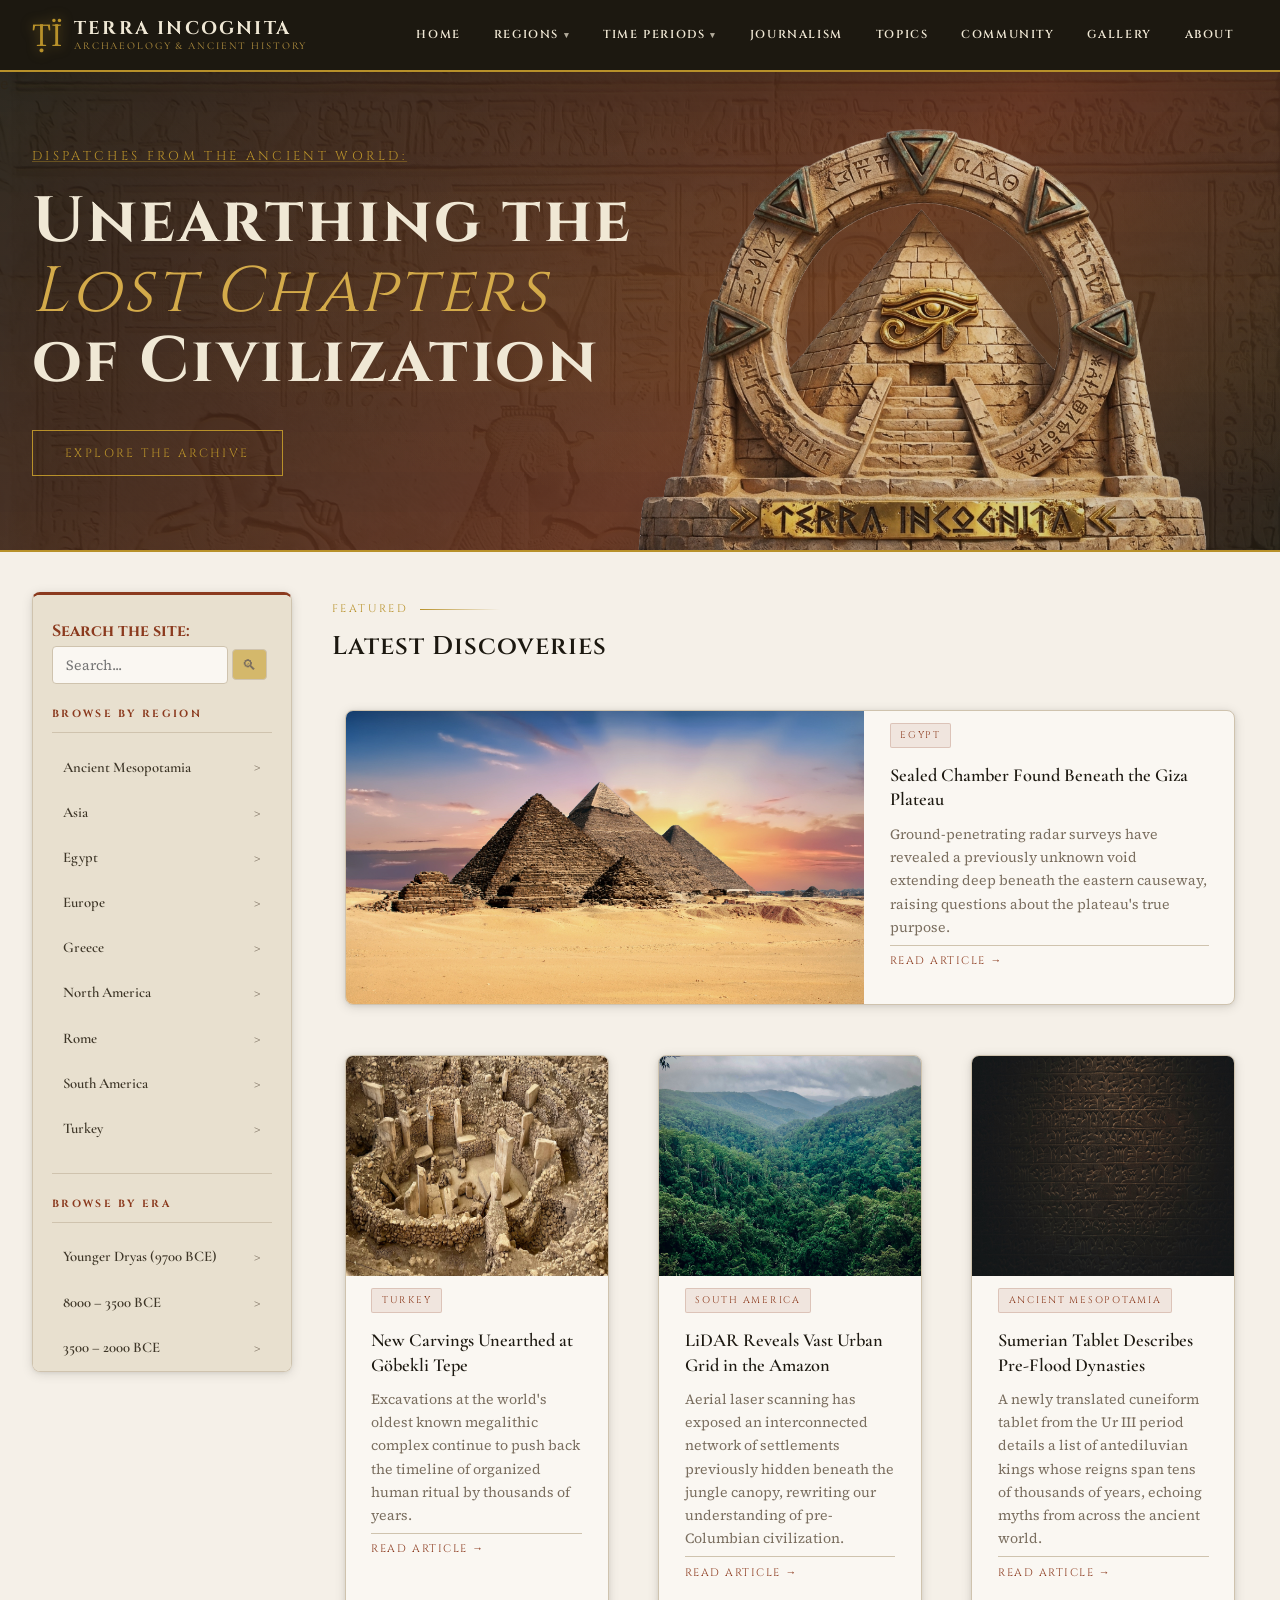
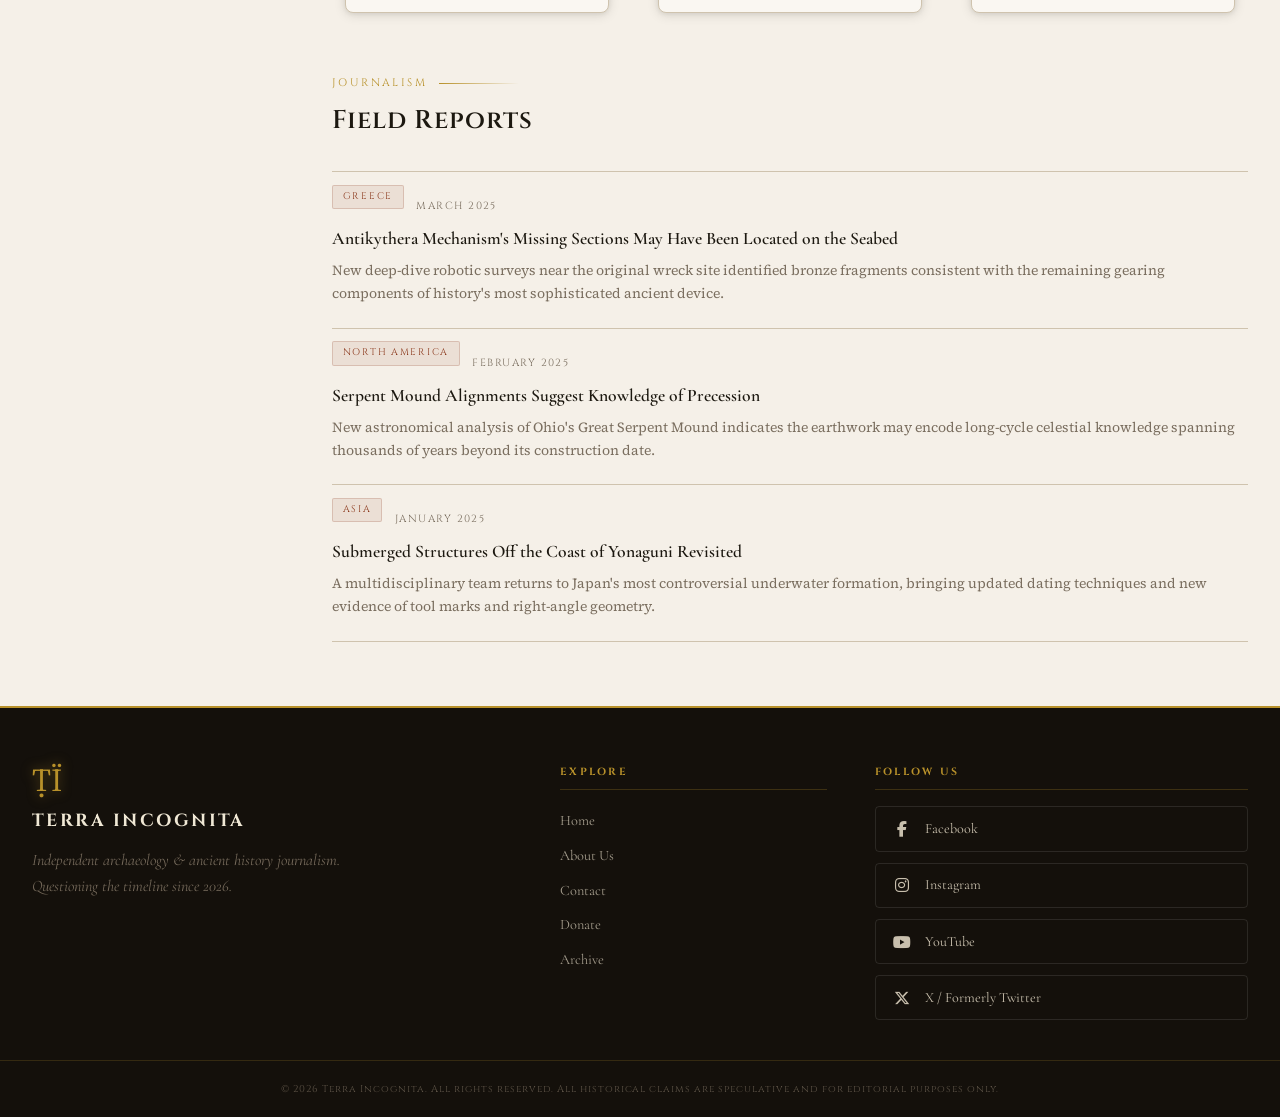
<file: index.html>
<!DOCTYPE html>
<html lang="en"></html>
<head>
  <meta charset="UTF-8" />
  <meta name="viewport" content="width=device-width, initial-scale=1.0" />
  <meta name="description" content="Terra Incognita is an interactive research platform dedicated to archaeology and ancient history. We explore the mysteries of the past, speculate about pre-flood civilizations, question established timelines, and share groundbreaking discoveries from around the world." />
  <meta name="keywords" content="archaeology, ancient history, discoveries, ancient civilizations" />
  <title>Terra Incognita — Archaeology & Ancient History</title>
  <link rel="stylesheet" href="css/styles.css" />
  <!-- Google Fonts -->
  <link rel="preconnect" href="https://fonts.googleapis.com">
  <link rel="preconnect" href="https://fonts.gstatic.com" crossorigin>
  <link href="https://fonts.googleapis.com/css2?family=Cormorant+Garamond:ital,wght@0,300;0,400;0,600;0,700;1,300;1,400&family=Cinzel:wght@400;600;700&family=Source+Serif+4:ital,wght@0,300;0,400;1,300&display=swap" rel="stylesheet">
  <!-- Font Awesome for social icons -->
  <link rel="stylesheet" href="https://cdnjs.cloudflare.com/ajax/libs/font-awesome/6.5.0/css/all.min.css" />
</head>
<body>

  <!-- ===== HEADER / NAV ===== -->
  <header class="site-header">
    <div class="header-inner">
      <div class="logo">
        <span class="logo-symbol">&#7788;&#207;</span>
        <div class="logo-text">
          <span class="logo-title">Terra Incognita</span>
          <span class="logo-sub">Archaeology &amp; Ancient History</span>
        </div>
      </div>

      <nav class="main-nav">
        <ul class="nav-list">

          <li class="nav-item"><a href="#" class="nav-link">Home</a></li>

          <!-- REGIONS DROPDOWN -->
          <li class="nav-item has-dropdown">
            <a href="#" class="nav-link dropdown-toggle">
              Regions <span class="caret">&#9662;</span>
            </a>
            <ul class="dropdown-menu">
              <li><a href="#">Ancient Mesopotamia</a></li>
              <li><a href="#">Asia</a></li>
              <li><a href="#">Egypt</a></li>
              <li><a href="#">Europe</a></li>
              <li><a href="#">Greece</a></li>
              <li><a href="#">North America</a></li>
              <li><a href="#">Rome</a></li>
              <li><a href="#">South America</a></li>
              <li><a href="#">Turkey</a></li>
            </ul>
          </li>

          <!-- TIME PERIODS DROPDOWN -->
          <li class="nav-item has-dropdown">
            <a href="#" class="nav-link dropdown-toggle">
              Time Periods <span class="caret">&#9662;</span>
            </a>
            <ul class="dropdown-menu">
              <li><a href="#">Younger Dryas (9700 BCE)</a></li>
              <li><a href="#">8000 – 3500 BCE</a></li>
              <li><a href="#">3500 – 2000 BCE</a></li>
              <li><a href="#">2000 – 500 BCE</a></li>
              <li><a href="#">500 BCE – 0 CE</a></li>
              <li><a href="#">0 CE – 500 CE</a></li>
              <li><a href="#">500 CE – 1500 CE</a></li>
            </ul>
          </li>

          <li class="nav-item"><a href="#" class="nav-link">Journalism</a></li>
          <li class="nav-item"><a href="indexTopics.html" class="nav-link">Topics</a></li>
          <li class="nav-item"><a href="#" class="nav-link">Community</a></li>
          <li class="nav-item"><a href="indexArchive.html" class="nav-link">Gallery</a></li>
          <li class="nav-item"><a href="indexAbout.html" class="nav-link">About</a></li>

        </ul>
      </nav>

      <!-- Hamburger for mobile -->
      <button class="hamburger" id="hamburger" aria-label="Open menu">
        <span></span><span></span><span></span>
      </button>
    </div>e
  </header>

  <!-- ===== HERO BANNER ===== -->
  <section class="hero">
    <div class="hero-content">
      <p class="hero-eyebrow">Dispatches from the Ancient World:</p>
      <h1 class="hero-headline">Unearthing the<br><em>Lost Chapters</em><br>of Civilization</h1>
      <a href="indexArchive.html" class="hero-cta">Explore the Archive</a>
    </div>
    <div class="hero-img1-wrap">
      <img src="images/bambuk-egypt-2230584.jpg" alt="Ancient hieroglyphs" class="hero-img1">
    </div>
    <div class="hero-img2-wrap">
      <img src="images/Ti_logo3.png" alt="Terra Incognita Logo" class="hero-img2">
    </div>
    <div class="hero-overlay"></div>
  </section>

  <!-- ===== MAIN LAYOUT ===== -->
  <div class="page-wrapper">

    <!-- ===== SIDEBAR ===== -->
    <aside class="sidebar">
      <div class="sidebar-inner">

        <form id="searchForm" class="sidebar-search" role="search" aria-label="Site search">
          <label for="searchBox" style="font-family: var(--font-display); color: var(--color-accent); font-weight: bold;">Search the site:</label>
          <input type="search" id="searchBox" name="q" placeholder="Search..." aria-label="Search the site">
          <button type="submit" id="searchBox-btn">&#x1F50D;&#xFE0E;</button>
        </form>
        <div id="results" class="sidebar-results"></div>

        <h3 class="sidebar-heading">Browse by Region</h3>

        <!-- Region: Ancient Mesopotamia -->
        <details class="sidebar-section">
          <summary class="sidebar-region">Ancient Mesopotamia</summary>
          <ul class="sidebar-nested">
            <li><a href="#">— Sub-topic 1</a></li>
            <li><a href="#">— Sub-topic 2</a></li>
            <li><a href="#">— Sub-topic 3</a></li>
          </ul>
        </details>

        <!-- Region: Asia -->
        <details class="sidebar-section">
          <summary class="sidebar-region">Asia</summary>
          <ul class="sidebar-nested">
            <li><a href="#">— Sub-topic 1</a></li>
            <li><a href="#">— Sub-topic 2</a></li>
            <li><a href="#">— Sub-topic 3</a></li>
          </ul>
        </details>

        <!-- Region: Egypt -->
        <details class="sidebar-section">
          <summary class="sidebar-region">Egypt</summary>
          <ul class="sidebar-nested">
            <li><a href="#">— Sub-topic 1</a></li>
            <li><a href="#">— Sub-topic 2</a></li>
            <li><a href="#">— Sub-topic 3</a></li>
          </ul>
        </details>

        <!-- Region: Europe -->
        <details class="sidebar-section">
          <summary class="sidebar-region">Europe</summary>
          <ul class="sidebar-nested">
            <li><a href="#">— Sub-topic 1</a></li>
            <li><a href="#">— Sub-topic 2</a></li>
            <li><a href="#">— Sub-topic 3</a></li>
          </ul>
        </details>

        <!-- Region: Greece -->
        <details class="sidebar-section">
          <summary class="sidebar-region">Greece</summary>
          <ul class="sidebar-nested">
            <li><a href="#">— Sub-topic 1</a></li>
            <li><a href="#">— Sub-topic 2</a></li>
            <li><a href="#">— Sub-topic 3</a></li>
          </ul>
        </details>

        <!-- Region: North America -->
        <details class="sidebar-section">
          <summary class="sidebar-region">North America</summary>
          <ul class="sidebar-nested">
            <li><a href="#">— Sub-topic 1</a></li>
            <li><a href="#">— Sub-topic 2</a></li>
            <li><a href="#">— Sub-topic 3</a></li>
          </ul>
        </details>

        <!-- Region: Rome -->
        <details class="sidebar-section">
          <summary class="sidebar-region">Rome</summary>
          <ul class="sidebar-nested">
            <li><a href="#">— Sub-topic 1</a></li>
            <li><a href="#">— Sub-topic 2</a></li>
            <li><a href="#">— Sub-topic 3</a></li>
          </ul>
        </details>

        <!-- Region: South America -->
        <details class="sidebar-section">
          <summary class="sidebar-region">South America</summary>
          <ul class="sidebar-nested">
            <li><a href="#">— Sub-topic 1</a></li>
            <li><a href="#">— Sub-topic 2</a></li>
            <li><a href="#">— Sub-topic 3</a></li>
          </ul>
        </details>

        <!-- Region: Turkey -->
        <details class="sidebar-section">
          <summary class="sidebar-region">Turkey</summary>
          <ul class="sidebar-nested">
            <li><a href="#">— Sub-topic 1</a></li>
            <li><a href="#">— Sub-topic 2</a></li>
            <li><a href="#">— Sub-topic 3</a></li>
          </ul>
        </details>

        <div class="sidebar-divider"></div>

        <h3 class="sidebar-heading">Browse by Era</h3>

        <!-- Time Period: Younger Dryas -->
        <details class="sidebar-section">
          <summary class="sidebar-region">Younger Dryas (9700 BCE)</summary>
          <ul class="sidebar-nested">
            <li><a href="#">— Sub-topic 1</a></li>
            <li><a href="#">— Sub-topic 2</a></li>
            <li><a href="#">— Sub-topic 3</a></li>
          </ul>
        </details>

        <!-- Time Period: 8000–3500 BCE -->
        <details class="sidebar-section">
          <summary class="sidebar-region">8000 – 3500 BCE</summary>
          <ul class="sidebar-nested">
            <li><a href="#">— Sub-topic 1</a></li>
            <li><a href="#">— Sub-topic 2</a></li>
            <li><a href="#">— Sub-topic 3</a></li>
          </ul>
        </details>

        <!-- Time Period: 3500–2000 BCE -->
        <details class="sidebar-section">
          <summary class="sidebar-region">3500 – 2000 BCE</summary>
          <ul class="sidebar-nested">
            <li><a href="#">— Sub-topic 1</a></li>
            <li><a href="#">— Sub-topic 2</a></li>
            <li><a href="#">— Sub-topic 3</a></li>
          </ul>
        </details>

        <!-- Time Period: 2000–500 BCE -->
        <details class="sidebar-section">
          <summary class="sidebar-region">2000 – 500 BCE</summary>
          <ul class="sidebar-nested">
            <li><a href="#">— Sub-topic 1</a></li>
            <li><a href="#">— Sub-topic 2</a></li>
            <li><a href="#">— Sub-topic 3</a></li>
          </ul>
        </details>

        <!-- Time Period: 500 BCE–0 CE -->
        <details class="sidebar-section">
          <summary class="sidebar-region">500 BCE – 0 CE</summary>
          <ul class="sidebar-nested">
            <li><a href="#">— Sub-topic 1</a></li>
            <li><a href="#">— Sub-topic 2</a></li>
            <li><a href="#">— Sub-topic 3</a></li>
          </ul>
        </details>

      </div>
    </aside>

    <!-- ===== MAIN CONTENT ===== -->
    <main class="main-content">

      <div class="section-label">Featured</div>
      <h2 class="section-title">Latest Discoveries</h2>

      <div class="card-grid">

        <article class="card card-featured">
          <div class="card-img-wrap">
            <div class="card-img-placeholder img-1">
              <img src="images/pyramids_giza1.jpg" alt="Pyramids of Giza">
            </div>
          </div>
          <div class="card-body">
            <span class="card-tag">Egypt</span>
            <h3 class="card-title">Sealed Chamber Found Beneath the Giza Plateau</h3>
            <p class="card-excerpt">Ground-penetrating radar surveys have revealed a previously unknown void extending deep beneath the eastern causeway, raising questions about the plateau's true purpose.</p>
            <a href="#" class="card-link">Read Article →</a>
          </div>
        </article>

        <article class="card">
          <div class="card-img-wrap">
            <div class="card-img-placeholder img-2">
              <img src="images/gobekli_tepe1.jpg" alt="Göbekli Tepe carvings">
            </div>
          </div>
          <div class="card-body">
            <span class="card-tag">Turkey</span>
            <h3 class="card-title">New Carvings Unearthed at Göbekli Tepe</h3>
            <p class="card-excerpt">Excavations at the world's oldest known megalithic complex continue to push back the timeline of organized human ritual by thousands of years.</p>
            <a href="#" class="card-link">Read Article →</a>
          </div>
        </article>

        <article class="card">
          <div class="card-img-wrap">
            <div class="card-img-placeholder img-3">
              <img src="images/amazon_rainforest1.jpg" alt="Amazon jungle">
            </div>
          </div>
          <div class="card-body">
            <span class="card-tag">South America</span>
            <h3 class="card-title">LiDAR Reveals Vast Urban Grid in the Amazon</h3>
            <p class="card-excerpt">Aerial laser scanning has exposed an interconnected network of settlements previously hidden beneath the jungle canopy, rewriting our understanding of pre-Columbian civilization.</p>
            <a href="#" class="card-link">Read Article →</a>
          </div>
        </article>

        <article class="card">
          <div class="card-img-wrap">
            <div class="card-img-placeholder img-4">
              <img src="images/sumerian_tablet.jpg" alt="Sumerian cuneiform tablet">
            </div>
          </div>
          <div class="card-body">
            <span class="card-tag">Ancient Mesopotamia</span>
            <h3 class="card-title">Sumerian Tablet Describes Pre-Flood Dynasties</h3>
            <p class="card-excerpt">A newly translated cuneiform tablet from the Ur III period details a list of antediluvian kings whose reigns span tens of thousands of years, echoing myths from across the ancient world.</p>
            <a href="#" class="card-link">Read Article →</a>
          </div>
        </article>

      </div>

      <div class="section-label" style="margin-top:3rem;">Journalism</div>
      <h2 class="section-title">Field Reports</h2>

      <div class="list-articles">
        <article class="list-article">
          <div class="list-article-meta">
            <span class="card-tag">Greece</span>
            <span class="list-date">March 2025</span>
          </div>
          <h4><a href="#">Antikythera Mechanism's Missing Sections May Have Been Located on the Seabed</a></h4>
          <p>New deep-dive robotic surveys near the original wreck site identified bronze fragments consistent with the remaining gearing components of history's most sophisticated ancient device.</p>
        </article>
        <article class="list-article">
          <div class="list-article-meta">
            <span class="card-tag">North America</span>
            <span class="list-date">February 2025</span>
          </div>
          <h4><a href="#">Serpent Mound Alignments Suggest Knowledge of Precession</a></h4>
          <p>New astronomical analysis of Ohio's Great Serpent Mound indicates the earthwork may encode long-cycle celestial knowledge spanning thousands of years beyond its construction date.</p>
        </article>
        <article class="list-article">
          <div class="list-article-meta">
            <span class="card-tag">Asia</span>
            <span class="list-date">January 2025</span>
          </div>
          <h4><a href="#">Submerged Structures Off the Coast of Yonaguni Revisited</a></h4>
          <p>A multidisciplinary team returns to Japan's most controversial underwater formation, bringing updated dating techniques and new evidence of tool marks and right-angle geometry.</p>
        </article>
      </div>

    </main>
  </div><!-- End-page-wrapper -->

  <!-- ===== FOOTER ===== -->
  <footer class="site-footer">
    <div class="footer-inner">

      <div class="footer-brand">
        <span class="logo-symbol">&#7788;&#207;</span>
        <span class="footer-brand-name">Terra Incognita</span>
        <p class="footer-tagline">Independent archaeology &amp; ancient history journalism.<br>Questioning the timeline since 2026.</p>
          <!--<div class="footer-img-wrap">
            <img src="images/alien_running.png" alt="Alien running away with a stone tablet" class="footer-img">
          </div>-->
      </div>

      <div class="footer-links">
        <h4 class="footer-heading">Explore</h4>
        <ul>
          <li><a href="#">Home</a></li>
          <li><a href="indexAbout.html">About Us</a></li>
          <li><a href="#">Contact</a></li>
          <li><a href="#">Donate</a></li>
          <li><a href="indexArchive.html">Archive</a></li>
        </ul>
      </div>

      <div class="footer-social">
        <h4 class="footer-heading">Follow Us</h4>
        <div class="social-icons">

          <a href="#" class="social-icon facebook" aria-label="Facebook">
            <i class="fa-brands fa-facebook-f"></i>
            <span>Facebook</span>
          </a>

          <a href="#" class="social-icon instagram" aria-label="Instagram">
            <i class="fa-brands fa-instagram"></i>
            <span>Instagram</span>
          </a>

          <a href="#" class="social-icon youtube" aria-label="YouTube">
            <i class="fa-brands fa-youtube"></i>
            <span>YouTube</span>
          </a>

          <a href="#" class="social-icon twitter" aria-label="X">
            <i class="fa-brands fa-x-twitter"></i>
            <span>X / Formerly Twitter</span>
          </a>

        </div>
      </div>

    </div>

    <div class="footer-bottom">
      <p>&copy; 2026 Terra Incognita. All rights reserved. All historical claims are speculative and for editorial purposes only.</p>
    </div>
  </footer>

  <script>
    // Mobile hamburger toggle
    const ham = document.getElementById('hamburger');
    const nav = document.querySelector('.main-nav');
    ham.addEventListener('click', () => {
      nav.classList.toggle('open');
      ham.classList.toggle('active');
    });

    // Close dropdown on outside click
    document.addEventListener('click', (e) => {
      if (!e.target.closest('.has-dropdown')) {
        document.querySelectorAll('.dropdown-menu').forEach(d => d.classList.remove('show'));
      }
    });

    // Nav dropdown toggle on click (better than CSS hover for accessibility)
    document.querySelectorAll('.has-dropdown > .nav-link').forEach(link => {
      link.addEventListener('click', (e) => {
        e.preventDefault();
        const menu = link.nextElementSibling;
        const isOpen = menu.classList.contains('show');
        document.querySelectorAll('.dropdown-menu').forEach(d => d.classList.remove('show'));
        if (!isOpen) menu.classList.add('show');
      });
    });
  </script>
  <script src="js/search.js"></script>
</body>
</html>
</file>
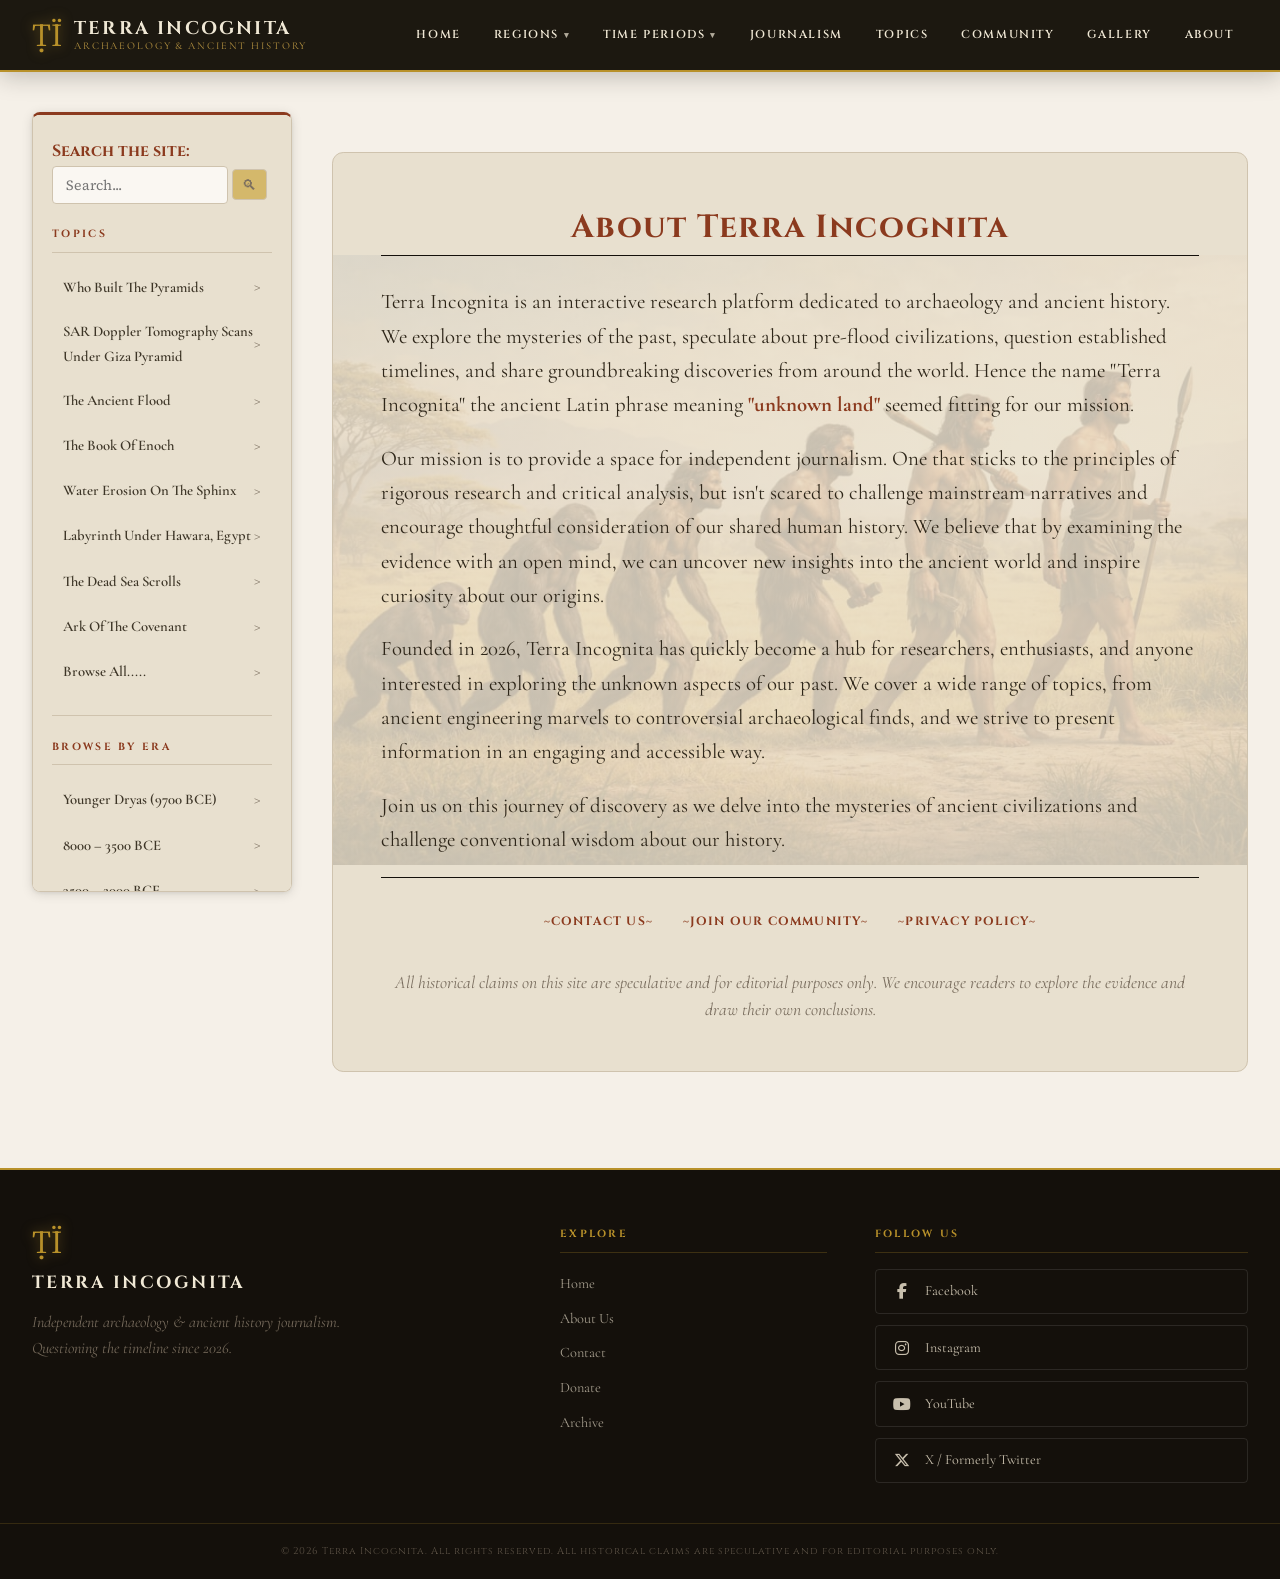
<file: indexAbout.html>
<!DOCTYPE html>
<html lang="en">
<head>
  <meta charset="UTF-8" />
  <meta name="viewport" content="width=device-width, initial-scale=1.0" />
  <meta name="description" content="Terra Incognita is an interactive research platform dedicated to archaeology and ancient history. We explore the mysteries of the past, speculate about pre-flood civilizations, question established timelines, and share groundbreaking discoveries from around the world." />
  <meta name="keywords" content="archaeology, ancient history, discoveries, ancient civilizations" />
  <title>Terra Incognita — Archaeology & Ancient History</title>
  <link rel="stylesheet" href="css/styles.css" />
  <!-- Google Fonts -->
  <link rel="preconnect" href="https://fonts.googleapis.com">
  <link rel="preconnect" href="https://fonts.gstatic.com" crossorigin>
  <link href="https://fonts.googleapis.com/css2?family=Cormorant+Garamond:ital,wght@0,300;0,400;0,600;0,700;1,300;1,400&family=Cinzel:wght@400;600;700&family=Source+Serif+4:ital,wght@0,300;0,400;1,300&display=swap" rel="stylesheet">
  <!-- Font Awesome for social icons -->
  <link rel="stylesheet" href="https://cdnjs.cloudflare.com/ajax/libs/font-awesome/6.5.0/css/all.min.css" />
</head>
<body>

  <!-- ===== HEADER / NAV ===== -->
  <header class="site-header">
    <div class="header-inner">
      <div class="logo">
        <span class="logo-symbol">&#7788;&#207;</span>
        <div class="logo-text">
          <span class="logo-title">Terra Incognita</span>
          <span class="logo-sub">Archaeology &amp; Ancient History</span>
        </div>
      </div>

      <nav class="main-nav">
        <ul class="nav-list">

          <li class="nav-item"><a href="index.html" class="nav-link">Home</a></li>

          <!-- REGIONS DROPDOWN -->
          <li class="nav-item has-dropdown">
            <a href="#" class="nav-link dropdown-toggle">
              Regions <span class="caret">&#9662;</span>
            </a>
            <ul class="dropdown-menu">
              <li><a href="#">Ancient Mesopotamia</a></li>
              <li><a href="#">Asia</a></li>
              <li><a href="#">Egypt</a></li>
              <li><a href="#">Europe</a></li>
              <li><a href="#">Greece</a></li>
              <li><a href="#">North America</a></li>
              <li><a href="#">Rome</a></li>
              <li><a href="#">South America</a></li>
              <li><a href="#">Turkey</a></li>
            </ul>
          </li>

          <!-- TIME PERIODS DROPDOWN -->
          <li class="nav-item has-dropdown">
            <a href="#" class="nav-link dropdown-toggle">
              Time Periods <span class="caret">&#9662;</span>
            </a>
            <ul class="dropdown-menu">
              <li><a href="#">Younger Dryas (9700 BCE)</a></li>
              <li><a href="#">8000 – 3500 BCE</a></li>
              <li><a href="#">3500 – 2000 BCE</a></li>
              <li><a href="#">2000 – 500 BCE</a></li>
              <li><a href="#">500 BCE – 0 CE</a></li>
              <li><a href="#">0 CE – 500 CE</a></li>
              <li><a href="#">500 CE – 1500 CE</a></li>
            </ul>
          </li>

          <li class="nav-item"><a href="#" class="nav-link">Journalism</a></li>
          <li class="nav-item"><a href="indexTopics.html" class="nav-link">Topics</a></li>
          <li class="nav-item"><a href="#" class="nav-link">Community</a></li>
          <li class="nav-item"><a href="indexArchive.html" class="nav-link">Gallery</a></li>
          <li class="nav-item"><a href="indexAbout.html" class="nav-link">About</a></li>

        </ul>

      </nav>

      <!-- Hamburger for mobile -->
      <button class="hamburger" id="hamburger" aria-label="Open menu">
        <span></span><span></span><span></span>
      </button>
    </div>
  </header>

  <!-- ===== MAIN LAYOUT ===== -->
  <div class="page-wrapper">

    <!-- ===== SIDEBAR ===== -->
    <aside class="sidebar">
      <div class="sidebar-inner">

        <form id="searchForm" class="sidebar-search" role="search" aria-label="Site search">
          <label for="searchBox" style="font-family: var(--font-display); color: var(--color-accent); font-weight: bold;">Search the site:</label>
          <input type="search" id="searchBox" name="q" placeholder="Search..." aria-label="Search the site">
          <button type="submit" id="searchBox-btn">&#x1F50D;&#xFE0E;</button>
        </form>
        <div id="results" class="sidebar-results"></div>

        <h3 class="sidebar-heading">TOPICS</h3>

        <details class="sidebar-section">
          <summary class="sidebar-region">Who Built The Pyramids</summary>
        </details>

        <details class="sidebar-section">
          <summary class="sidebar-region">SAR Doppler Tomography Scans Under Giza Pyramid</summary>
        </details>

        <details class="sidebar-section">
          <summary class="sidebar-region">The Ancient Flood</summary>
        </details>

        <details class="sidebar-section">
          <summary class="sidebar-region">The Book Of Enoch</summary>
        </details>

        <details class="sidebar-section">
          <summary class="sidebar-region">Water Erosion On The Sphinx</summary>
        </details>

        <details class="sidebar-section">
          <summary class="sidebar-region">Labyrinth Under Hawara, Egypt</summary>
        </details>

        <details class="sidebar-section">
          <summary class="sidebar-region">The Dead Sea Scrolls</summary>
        </details>

        <details class="sidebar-section">
          <summary class="sidebar-region">Ark Of The Covenant</summary>
        </details>

        <details class="sidebar-section">
          <summary class="sidebar-region">Browse All.....</summary>
        </details>

        <div class="sidebar-divider"></div>

        <h3 class="sidebar-heading">Browse by Era</h3>

        <details class="sidebar-section">
          <summary class="sidebar-region">Younger Dryas (9700 BCE)</summary>
        </details>

        <details class="sidebar-section">
          <summary class="sidebar-region">8000 – 3500 BCE</summary>
        </details>
    
        <details class="sidebar-section">
          <summary class="sidebar-region">3500 – 2000 BCE</summary>
        </details>
       
        <details class="sidebar-section">
          <summary class="sidebar-region">2000 – 500 BCE</summary>
        </details>

        <details class="sidebar-section">
          <summary class="sidebar-region">500 BCE – 0 CE</summary>
        </details>

      </div>
    </aside>

    <!-- ===== MAIN CONTENT ===== -->
    <main class="main-content">

      <section class="about-section">
        <h1 class = "about-title">About Terra Incognita</h1>
        <p class="about-description">Terra Incognita is an interactive research platform dedicated to archaeology and ancient history. We explore the mysteries of the past, speculate about pre-flood civilizations, question established timelines, and share groundbreaking discoveries from around the world. Hence the name "Terra Incognita" the ancient Latin phrase meaning <a class="unknown-land">"unknown land"</a> seemed fitting for our mission.</p>

        <p class="about-description">Our mission is to provide a space for independent journalism. One that sticks to the principles of rigorous research and critical analysis, but isn't scared to challenge mainstream narratives and encourage thoughtful consideration of our shared human history. We believe that by examining the evidence with an open mind, we can uncover new insights into the ancient world and inspire curiosity about our origins.</p>

        <p class="about-description">Founded in 2026, Terra Incognita has quickly become a hub for researchers, enthusiasts, and anyone interested in exploring the unknown aspects of our past. We cover a wide range of topics, from ancient engineering marvels to controversial archaeological finds, and we strive to present information in an engaging and accessible way.</p>

        <p class="about-description">Join us on this journey of discovery as we delve into the mysteries of ancient civilizations and challenge conventional wisdom about our history.</p>

        <div class = "about-footer">

          <a href = "mailto:zabbe7@gmail.com" class="about-footer-link">~Contact Us~</a>
          <a href="#" class="about-footer-link">~Join Our Community~</a>
          <a href="#" class="about-footer-link">~Privacy Policy~</a><br><br>
          <p class="about-footer-text">All historical claims on this site are speculative and for editorial purposes only. We encourage readers to explore the evidence and draw their own conclusions.</p>
        </div>
      </section>

    </main>
  </div><!-- End-page-wrapper -->

  <!-- ===== FOOTER ===== -->
  <footer class="site-footer">
    <div class="footer-inner">

      <div class="footer-brand">
        <span class="logo-symbol">&#7788;&#207;</span>
        <span class="footer-brand-name">Terra Incognita</span>
        <p class="footer-tagline">Independent archaeology &amp; ancient history journalism.<br>Questioning the timeline since 2026.</p>
          <!--<div class="footer-img-wrap">
            <img src="images/alien_running.png" alt="Alien running away with a stone tablet" class="footer-img">
          </div>-->
      </div>

      <div class="footer-links">
        <h4 class="footer-heading">Explore</h4>
        <ul>
          <li><a href="index.html">Home</a></li>
          <li><a href="#">About Us</a></li>
          <li><a href="#">Contact</a></li>
          <li><a href="#">Donate</a></li>
          <li><a href="indexArchive.html">Archive</a></li>
        </ul>
      </div>

      <div class="footer-social">
        <h4 class="footer-heading">Follow Us</h4>
        <div class="social-icons">

          <a href="#" class="social-icon facebook" aria-label="Facebook">
            <i class="fa-brands fa-facebook-f"></i>
            <span>Facebook</span>
          </a>

          <a href="#" class="social-icon instagram" aria-label="Instagram">
            <i class="fa-brands fa-instagram"></i>
            <span>Instagram</span>
          </a>

          <a href="#" class="social-icon youtube" aria-label="YouTube">
            <i class="fa-brands fa-youtube"></i>
            <span>YouTube</span>
          </a>

          <a href="#" class="social-icon twitter" aria-label="X">
            <i class="fa-brands fa-x-twitter"></i>
            <span>X / Formerly Twitter</span>
          </a>

        </div>
      </div>

    </div>

    <div class="footer-bottom">
      <p>&copy; 2026 Terra Incognita. All rights reserved. All historical claims are speculative and for editorial purposes only.</p>
    </div>
  </footer>

  <script>
    // Mobile hamburger toggle
    const ham = document.getElementById('hamburger');
    const nav = document.querySelector('.main-nav');
    ham.addEventListener('click', () => {
      nav.classList.toggle('open');
      ham.classList.toggle('active');
    });

    // Close dropdown on outside click
    document.addEventListener('click', (e) => {
      if (!e.target.closest('.has-dropdown')) {
        document.querySelectorAll('.dropdown-menu').forEach(d => d.classList.remove('show'));
      }
    });

    // Nav dropdown toggle on click (better than CSS hover for accessibility)
    document.querySelectorAll('.has-dropdown > .nav-link').forEach(link => {
      link.addEventListener('click', (e) => {
        e.preventDefault();
        const menu = link.nextElementSibling;
        const isOpen = menu.classList.contains('show');
        document.querySelectorAll('.dropdown-menu').forEach(d => d.classList.remove('show'));
        if (!isOpen) menu.classList.add('show');
      });
    });
  </script>
  <img id="alien-runner" src="images/alien_running.png" alt="Alien running with a stone tablet">
  <script src="js/search.js"></script>
  <script src="js/script.js"></script>
</body>
</html>
</file>
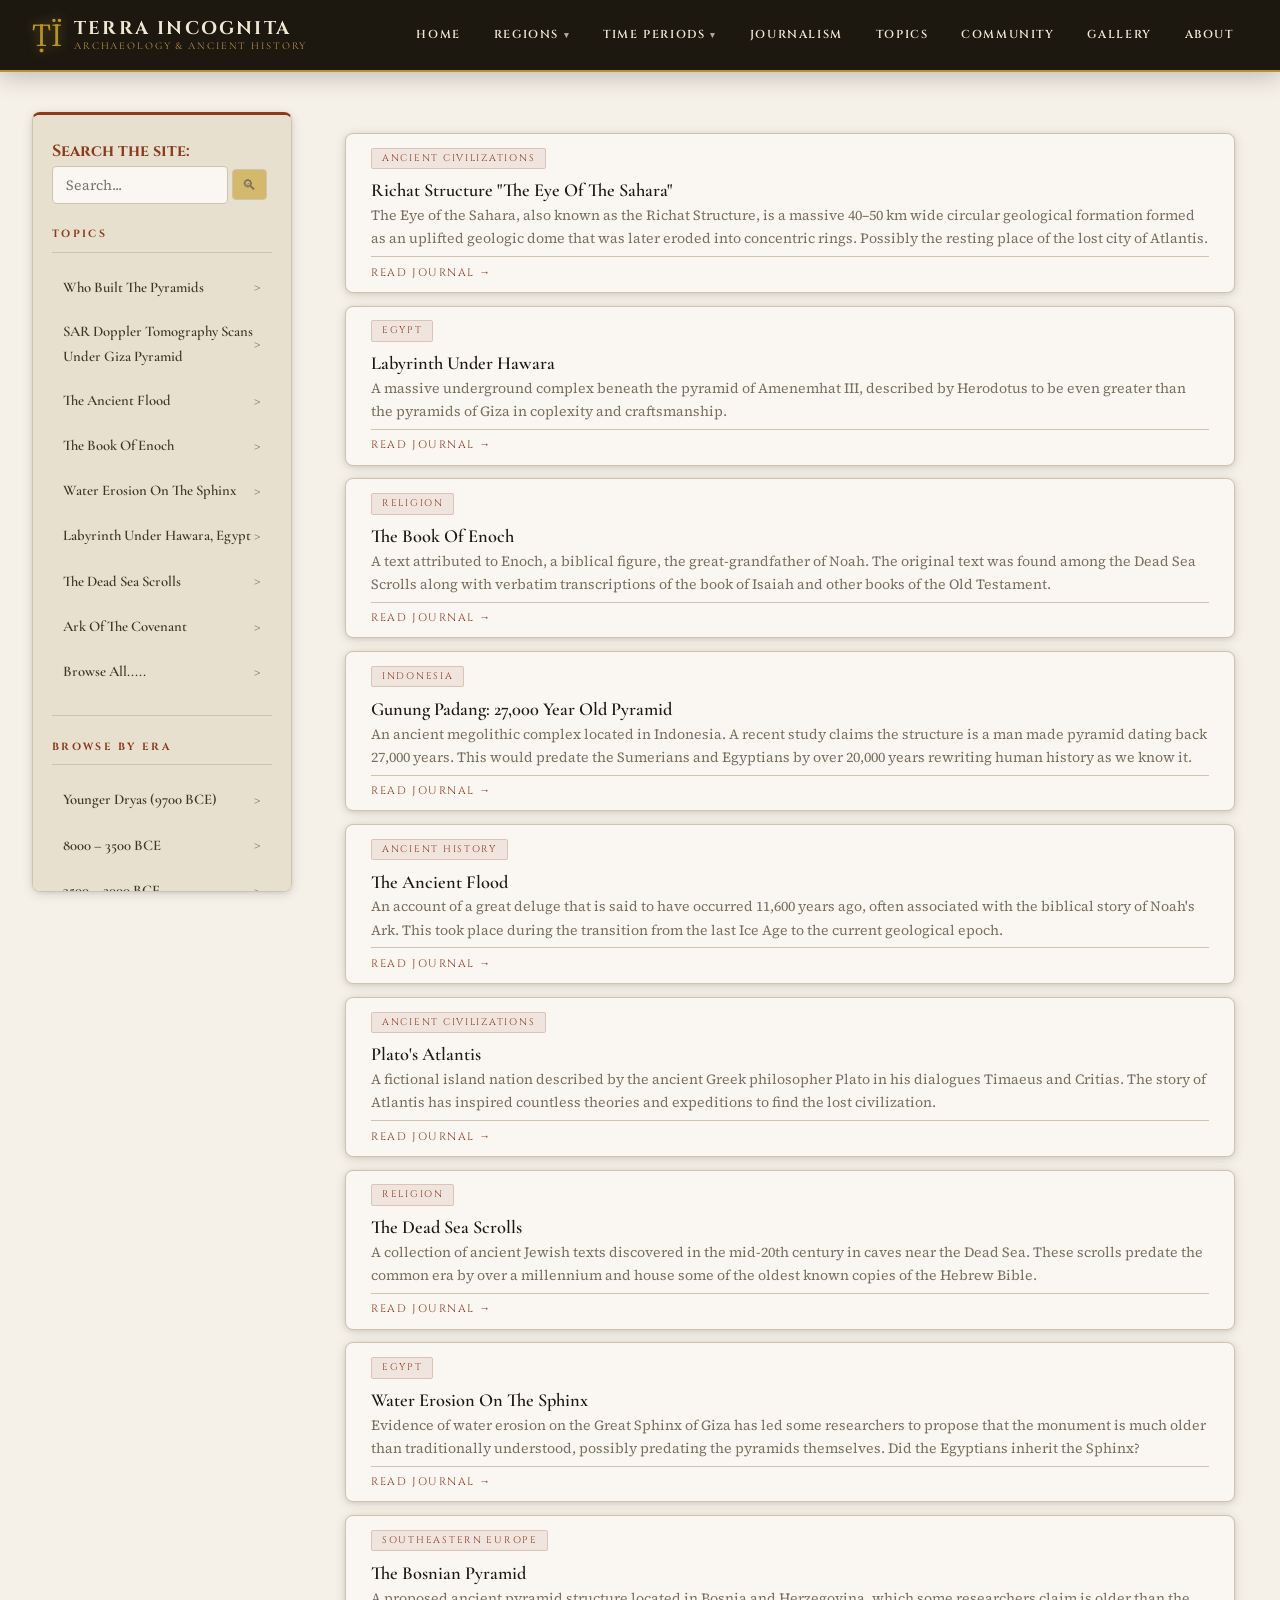
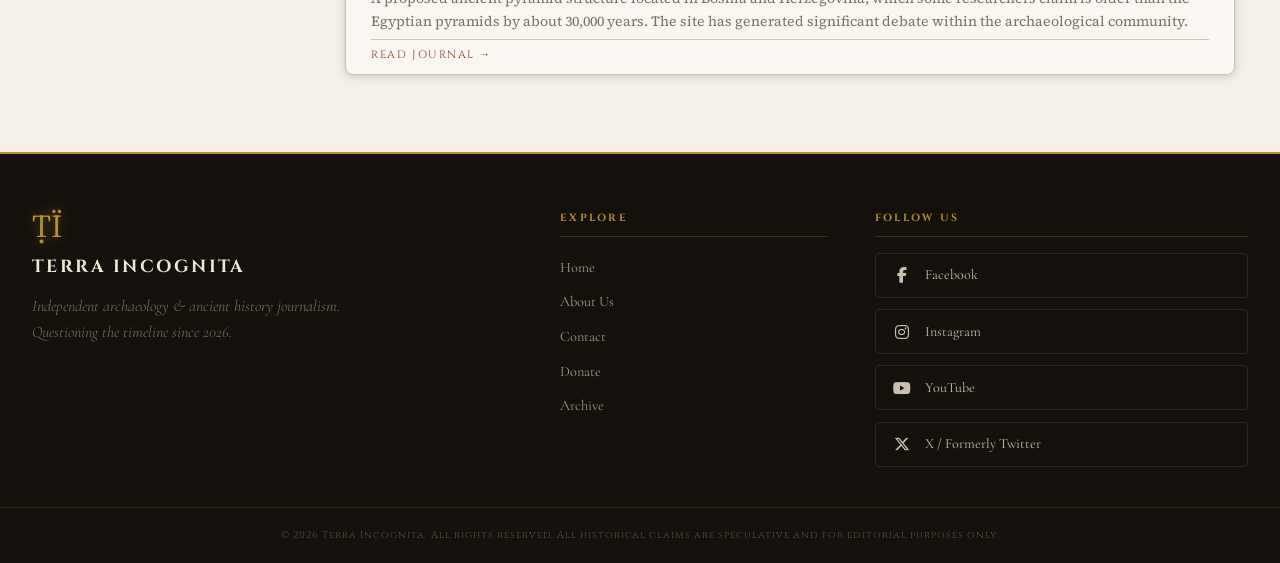
<file: indexTopics.html>
<!DOCTYPE html>
<html lang="en">
<head>
  <meta charset="UTF-8" />
  <meta name="viewport" content="width=device-width, initial-scale=1.0" />
  <meta name="description" content="Terra Incognita is an interactive research platform dedicated to archaeology and ancient history. We explore the mysteries of the past, speculate about pre-flood civilizations, question established timelines, and share groundbreaking discoveries from around the world." />
  <meta name="keywords" content="archaeology, ancient history, discoveries, ancient civilizations" />
  <title>Terra Incognita — Archaeology & Ancient History</title>
  <link rel="stylesheet" href="css/styles.css" />
  <!-- Google Fonts -->
  <link rel="preconnect" href="https://fonts.googleapis.com">
  <link rel="preconnect" href="https://fonts.gstatic.com" crossorigin>
  <link href="https://fonts.googleapis.com/css2?family=Cormorant+Garamond:ital,wght@0,300;0,400;0,600;0,700;1,300;1,400&family=Cinzel:wght@400;600;700&family=Source+Serif+4:ital,wght@0,300;0,400;1,300&display=swap" rel="stylesheet">
  <!-- Font Awesome for social icons -->
  <link rel="stylesheet" href="https://cdnjs.cloudflare.com/ajax/libs/font-awesome/6.5.0/css/all.min.css" />
</head>
<body>

  <!-- ===== HEADER / NAV ===== -->
  <header class="site-header">
    <div class="header-inner">
      <div class="logo">
        <span class="logo-symbol">&#7788;&#207;</span>
        <div class="logo-text">
          <span class="logo-title">Terra Incognita</span>
          <span class="logo-sub">Archaeology &amp; Ancient History</span>
        </div>
      </div>

      <nav class="main-nav">
        <ul class="nav-list">

          <li class="nav-item"><a href="index.html" class="nav-link">Home</a></li>

          <!-- REGIONS DROPDOWN -->
          <li class="nav-item has-dropdown">
            <a href="#" class="nav-link dropdown-toggle">
              Regions <span class="caret">&#9662;</span>
            </a>
            <ul class="dropdown-menu">
              <li><a href="#">Ancient Mesopotamia</a></li>
              <li><a href="#">Asia</a></li>
              <li><a href="#">Egypt</a></li>
              <li><a href="#">Europe</a></li>
              <li><a href="#">Greece</a></li>
              <li><a href="#">North America</a></li>
              <li><a href="#">Rome</a></li>
              <li><a href="#">South America</a></li>
              <li><a href="#">Turkey</a></li>
            </ul>
          </li>

          <!-- TIME PERIODS DROPDOWN -->
          <li class="nav-item has-dropdown">
            <a href="#" class="nav-link dropdown-toggle">
              Time Periods <span class="caret">&#9662;</span>
            </a>
            <ul class="dropdown-menu">
              <li><a href="#">Younger Dryas (9700 BCE)</a></li>
              <li><a href="#">8000 – 3500 BCE</a></li>
              <li><a href="#">3500 – 2000 BCE</a></li>
              <li><a href="#">2000 – 500 BCE</a></li>
              <li><a href="#">500 BCE – 0 CE</a></li>
              <li><a href="#">0 CE – 500 CE</a></li>
              <li><a href="#">500 CE – 1500 CE</a></li>
            </ul>
          </li>

          <li class="nav-item"><a href="#" class="nav-link">Journalism</a></li>
          <li class="nav-item"><a href="indexTopics.html" class="nav-link">Topics</a></li>
          <li class="nav-item"><a href="#" class="nav-link">Community</a></li>
          <li class="nav-item"><a href="indexArchive.html" class="nav-link">Gallery</a></li>
          <li class="nav-item"><a href="indexAbout.html" class="nav-link">About</a></li>

        </ul>
      </nav>

      <!-- Hamburger for mobile -->
      <button class="hamburger" id="hamburger" aria-label="Open menu">
        <span></span><span></span><span></span>
      </button>
    </div>
  </header>

  <!-- ===== MAIN LAYOUT ===== -->
  <div class="page-wrapper">

    <!-- ===== SIDEBAR ===== -->
    <aside class="sidebar">
      <div class="sidebar-inner">

        <form id="searchForm" class="sidebar-search" role="search" aria-label="Site search">
          <label for="searchBox" style="font-family: var(--font-display); color: var(--color-accent); font-weight: bold;">Search the site:</label>
          <input type="search" id="searchBox" name="q" placeholder="Search..." aria-label="Search the site">
          <button type="submit" id="searchBox-btn">&#x1F50D;&#xFE0E;</button>
        </form>
        <div id="results" class="sidebar-results"></div>

        <h3 class="sidebar-heading">TOPICS</h3>

        <details class="sidebar-section">
          <summary class="sidebar-region">Who Built The Pyramids</summary>
        </details>

        <details class="sidebar-section">
          <summary class="sidebar-region">SAR Doppler Tomography Scans Under Giza Pyramid</summary>
        </details>

        <details class="sidebar-section">
          <summary class="sidebar-region">The Ancient Flood</summary>
        </details>

        <details class="sidebar-section">
          <summary class="sidebar-region">The Book Of Enoch</summary>
        </details>

        <details class="sidebar-section">
          <summary class="sidebar-region">Water Erosion On The Sphinx</summary>
        </details>

        <details class="sidebar-section">
          <summary class="sidebar-region">Labyrinth Under Hawara, Egypt</summary>
        </details>

        <details class="sidebar-section">
          <summary class="sidebar-region">The Dead Sea Scrolls</summary>
        </details>

        <details class="sidebar-section">
          <summary class="sidebar-region">Ark Of The Covenant</summary>
        </details>

        <details class="sidebar-section">
          <summary class="sidebar-region">Browse All.....</summary>
        </details>

        <div class="sidebar-divider"></div>

        <h3 class="sidebar-heading">Browse by Era</h3>

        <details class="sidebar-section">
          <summary class="sidebar-region">Younger Dryas (9700 BCE)</summary>
        </details>

        <details class="sidebar-section">
          <summary class="sidebar-region">8000 – 3500 BCE</summary>
        </details>
    
        <details class="sidebar-section">
          <summary class="sidebar-region">3500 – 2000 BCE</summary>
        </details>
       
        <details class="sidebar-section">
          <summary class="sidebar-region">2000 – 500 BCE</summary>
        </details>

        <details class="sidebar-section">
          <summary class="sidebar-region">500 BCE – 0 CE</summary>
        </details>

      </div>
    </aside>

    <!-- ===== MAIN CONTENT ===== -->
    <main class="main-content">

     <article class="card card-topics">
        <a href="#" class = "card-link-wrap">
          <div class="card-img-wrap">
          <!--<div class="card-img-topics img-1">
              
            </div>-->
          </div>
          <div class="card-body">
            <span class="card-topics-tag">Ancient Civilizations</span>
            <h3 class="card-title">Richat Structure "The Eye Of The Sahara"</h3>
            <p class="card-excerpt">The Eye of the Sahara, also known as the Richat Structure, is a massive 40–50 km wide circular geological formation formed as an uplifted geologic dome that was later eroded into concentric rings. Possibly the resting place of the lost city of Atlantis.</p>
            <a href="#" class="card-link">Read Journal →</a>
          </div>
        </a>
    </article>

    <article class="card card-topics">
        <a href="#" class = "card-link-wrap">
          <div class="card-topics-imgWrap">
          <!--<div class="card-img-topics img-2">
              
            </div>-->
          </div>
          <div class="card-body">
            <span class="card-topics-tag">Egypt</span>
            <h3 class="card-title">Labyrinth Under Hawara</h3>
            <p class="card-excerpt">A massive underground complex beneath the pyramid of Amenemhat III, described by Herodotus to be even greater than the pyramids of Giza in coplexity and craftsmanship. </p>
            <a href="#" class="card-link">Read Journal →</a>
          </div>
        </a>
    </article>

    <article class="card card-topics">
        <a href="#" class = "card-link-wrap">
          <div class="card-topics-imgWrap">
          <!--<div class="card-img-topics img-2">
              
            </div>-->
          </div>
          <div class="card-body">
            <span class="card-topics-tag">Religion</span>
            <h3 class="card-title">The Book Of Enoch</h3>
            <p class="card-excerpt">A text attributed to Enoch, a biblical figure, the great-grandfather of Noah. The original text was found among the Dead Sea Scrolls along with verbatim transcriptions of the book of Isaiah and other books of the Old Testament.</p>
            <a href="#" class="card-link">Read Journal →</a>
          </div>
        </a>
    </article>

    <article class="card card-topics">
        <a href="#" class = "card-link-wrap">
          <div class="card-topics-imgWrap">
          <!--<div class="card-img-topics img-2">
              
            </div>-->
          </div>
          <div class="card-body">
            <span class="card-topics-tag">Indonesia</span>
            <h3 class="card-title">Gunung Padang: 27,000 Year Old Pyramid</h3>
            <p class="card-excerpt">An ancient megolithic complex located in Indonesia. A recent study claims the structure is a man made pyramid dating back 27,000 years. This would predate the Sumerians and Egyptians by over 20,000 years rewriting human history as we know it.</p>
            <a href="#" class="card-link">Read Journal →</a>
          </div>
        </a>
    </article>

    <article class="card card-topics">
        <a href="#" class = "card-link-wrap">
          <div class="card-img-wrap">
          <!--<div class="card-img-topics img-2">
              
            </div>-->
          </div>
          <div class="card-body">
            <span class="card-topics-tag">Ancient History</span>
            <h3 class="card-title">The Ancient Flood</h3>
            <p class="card-excerpt">An account of a great deluge that is said to have occurred 11,600 years ago, often associated with the biblical story of Noah's Ark. This took place during the transition from the last Ice Age to the current geological epoch.</p>
            <a href="#" class="card-link">Read Journal →</a>
          </div>
        </a>
    </article>

    <article class="card card-topics">
        <a href="#" class = "card-link-wrap">
          <div class="card-img-wrap">
          <!--<div class="card-img-topics img-2">
              
            </div>-->
          </div>
          <div class="card-body">
            <span class="card-topics-tag">Ancient Civilizations</span>
            <h3 class="card-title">Plato's Atlantis</h3>
            <p class="card-excerpt">A fictional island nation described by the ancient Greek philosopher Plato in his dialogues Timaeus and Critias. The story of Atlantis has inspired countless theories and expeditions to find the lost civilization.</p>
            <a href="#" class="card-link">Read Journal →</a>
          </div>
        </a>
    </article>

    <article class="card card-topics">
        <a href="#" class = "card-link-wrap">
          <div class="card-img-wrap">
          <!--<div class="card-img-topics img-2">
              
            </div>-->
          </div>
          <div class="card-body">
            <span class="card-topics-tag">Religion</span>
            <h3 class="card-title">The Dead Sea Scrolls</h3>
            <p class="card-excerpt">A collection of ancient Jewish texts discovered in the mid-20th century in caves near the Dead Sea. These scrolls predate the common era by over a millennium and house some of the oldest known copies of the Hebrew Bible.</p>
            <a href="#" class="card-link">Read Journal →</a>
          </div>
        </a>
    </article>

    <article class="card card-topics">
        <a href="#" class = "card-link-wrap">
          <div class="card-img-wrap">
          <!--<div class="card-img-topics img-2">
              
            </div>-->
          </div>
          <div class="card-body">
            <span class="card-topics-tag">Egypt</span>
            <h3 class="card-title">Water Erosion On The Sphinx</h3>
            <p class="card-excerpt">Evidence of water erosion on the Great Sphinx of Giza has led some researchers to propose that the monument is much older than traditionally understood, possibly predating the pyramids themselves. Did the Egyptians inherit the Sphinx?</p>
            <a href="#" class="card-link">Read Journal →</a>
          </div>
        </a>
    </article>

    <article class="card card-topics">
        <a href="#" class = "card-link-wrap">
          <div class="card-img-wrap">
          <!--<div class="card-img-topics img-2">
              
            </div>-->
          </div>
          <div class="card-body">
            <span class="card-topics-tag">Southeastern Europe</span>
            <h3 class="card-title">The Bosnian Pyramid</h3>
            <p class="card-excerpt">A proposed ancient pyramid structure located in Bosnia and Herzegovina, which some researchers claim is older than the Egyptian pyramids by about 30,000 years. The site has generated significant debate within the archaeological community.</p>
            <a href="#" class="card-link">Read Journal →</a>
          </div>
        </a>
    </article>

    </main>
  </div><!-- End-page-wrapper -->

  <!-- ===== FOOTER ===== -->
  <footer class="site-footer">
    <div class="footer-inner">

      <div class="footer-brand">
        <span class="logo-symbol">&#7788;&#207;</span>
        <span class="footer-brand-name">Terra Incognita</span>
        <p class="footer-tagline">Independent archaeology &amp; ancient history journalism.<br>Questioning the timeline since 2026.</p>
          <!--<div class="footer-img-wrap">
            <img src="images/alien_running.png" alt="Alien running away with a stone tablet" class="footer-img">
          </div>-->
      </div>

      <div class="footer-links">
        <h4 class="footer-heading">Explore</h4>
        <ul>
          <li><a href="index.html">Home</a></li>
          <li><a href="indexAbout.html">About Us</a></li>
          <li><a href="#">Contact</a></li>
          <li><a href="#">Donate</a></li>
          <li><a href="indexArchive.html">Archive</a></li>
        </ul>
      </div>

      <div class="footer-social">
        <h4 class="footer-heading">Follow Us</h4>
        <div class="social-icons">

          <a href="#" class="social-icon facebook" aria-label="Facebook">
            <i class="fa-brands fa-facebook-f"></i>
            <span>Facebook</span>
          </a>

          <a href="#" class="social-icon instagram" aria-label="Instagram">
            <i class="fa-brands fa-instagram"></i>
            <span>Instagram</span>
          </a>

          <a href="#" class="social-icon youtube" aria-label="YouTube">
            <i class="fa-brands fa-youtube"></i>
            <span>YouTube</span>
          </a>

          <a href="#" class="social-icon twitter" aria-label="X">
            <i class="fa-brands fa-x-twitter"></i>
            <span>X / Formerly Twitter</span>
          </a>

        </div>
      </div>

    </div>

    <div class="footer-bottom">
      <p>&copy; 2026 Terra Incognita. All rights reserved. All historical claims are speculative and for editorial purposes only.</p>
    </div>
  </footer>

  <script>
    // Mobile hamburger toggle
    const ham = document.getElementById('hamburger');
    const nav = document.querySelector('.main-nav');
    ham.addEventListener('click', () => {
      nav.classList.toggle('open');
      ham.classList.toggle('active');
    });

    // Close dropdown on outside click
    document.addEventListener('click', (e) => {
      if (!e.target.closest('.has-dropdown')) {
        document.querySelectorAll('.dropdown-menu').forEach(d => d.classList.remove('show'));
      }
    });

    // Nav dropdown toggle on click (better than CSS hover for accessibility)
    document.querySelectorAll('.has-dropdown > .nav-link').forEach(link => {
      link.addEventListener('click', (e) => {
        e.preventDefault();
        const menu = link.nextElementSibling;
        const isOpen = menu.classList.contains('show');
        document.querySelectorAll('.dropdown-menu').forEach(d => d.classList.remove('show'));
        if (!isOpen) menu.classList.add('show');
      });
    });
  </script>
  <script src="js/search.js"></script>
</body>
</html>
</file>
<file: css/styles.css>
/* ============================================================
   TERRA INCOGNITA — Main Stylesheet
   Aesthetic: Aged parchment meets editorial museum catalog
   ============================================================ */

/* === CSS Custom Properties === */
:root {
  --color-bg:         #f5f0e8;       /* warm parchment */
  --color-bg-alt:     #ede7d9;       /* slightly darker parchment */
  --color-surface:    #faf7f2;       /* near-white card bg */
  --color-dark:       #1c1810;       /* deep ink brown */
  --color-mid:        #3d3527;       /* medium brown */
  --color-text:       #2e2619;       /* body text */
  --color-muted:      #7a6e5f;       /* secondary text */
  --color-accent:     #8b3a1e;       /* terracotta red */
  --color-accent-lt:  #c0602e;       /* lighter terracotta */
  --color-gold:       #b8912a;       /* antique gold */
  --color-gold-lt:    #d4ab4a;       /* lighter gold */
  --color-border:     #cfc3ae;       /* parchment border */
  --color-border-dk:  #9e8f7a;       /* darker border */
  --color-header-bg:  #1c1810;       /* header background */
  --color-header-txt: #f0e8d5;       /* header text */
  --color-sidebar-bg: #e8e0cf;       /* sidebar background */
  --color-footer-bg:  #14100b;       /* deep footer */
  --color-footer-txt: #c8bfad;       /* footer text */

  --font-display:     'Cinzel', 'Times New Roman', serif;
  --font-serif:       'Cormorant Garamond', 'Georgia', serif;
  --font-body:        'Source Serif 4', 'Georgia', serif;

  --radius-sm:        4px;
  --radius-md:        8px;
  --shadow-card:      0 2px 12px rgba(28,24,16,0.12), 0 1px 4px rgba(28,24,16,0.08);
  --shadow-nav:       0 4px 24px rgba(28,24,16,0.25);

  --nav-height:       72px;
  --sidebar-width:    260px;
  --max-width:        1300px;

  --transition:       0.22s ease;
}

/* === Reset & Base === */
*, *::before, *::after { box-sizing: border-box; margin: 0; padding: 0; }

html { scroll-behavior: smooth; }

body {
  background-color: var(--color-bg);
  color: var(--color-text);
  font-family: var(--font-body);
  font-size: 16px;
  line-height: 1.7;
  min-height: 100vh;
}

a { color: var(--color-accent); text-decoration: none; transition: color var(--transition); }
a:hover { color: var(--color-gold); }

img { max-width: 100%; display: block; }

ul { list-style: none; }

/* === Decorative rule helper === */
.section-label {
  font-family: var(--font-display);
  font-size: 0.68rem;
  letter-spacing: 0.22em;
  text-transform: uppercase;
  color: var(--color-gold);
  display: flex;
  align-items: center;
  gap: 0.75rem;
  margin-bottom: 0.4rem;
}
.section-label::after {
  content: '';
  flex: 1;
  height: 1px;
  background: linear-gradient(to right, var(--color-gold), transparent);
  max-width: 80px;
}

.section-title {
  font-family: var(--font-display);
  font-size: 1.6rem;
  font-weight: 600;
  color: var(--color-dark);
  margin-bottom: 1.8rem;
  letter-spacing: 0.04em;
}

/* ============================================================
   HEADER
   ============================================================ */
.site-header {
  position: sticky;
  top: 0;
  z-index: 1000;
  background-color: var(--color-header-bg);
  border-bottom: 2px solid var(--color-gold);
  height: var(--nav-height);
  box-shadow: var(--shadow-nav);
}

.header-inner {
  max-width: var(--max-width);
  margin: 0 auto;
  padding: 0 2rem;
  height: 100%;
  display: flex;
  align-items: center;
  justify-content: space-between;
  gap: 2rem;
}

/* Logo */
.logo {
  display: flex;
  align-items: center;
  gap: 0.75rem;
  flex-shrink: 0;
  text-decoration: none;
}

.logo-symbol {
  font-size: 2rem;
  font-size: 2rem;
  color: var(--color-gold);
  line-height: 1;
  filter: drop-shadow(0 0 6px rgba(184,145,42,0.5));
}

.logo-text {
  display: flex;
  flex-direction: column;
  line-height: 1.15;
}

.logo-title {
  font-family: var(--font-display);
  font-size: 1.15rem;
  font-weight: 700;
  color: var(--color-header-txt);
  letter-spacing: 0.12em;
  text-transform: uppercase;
}

.logo-sub {
  font-family: var(--font-serif);
  font-size: 0.65rem;
  color: var(--color-gold-lt);
  letter-spacing: 0.18em;
  text-transform: uppercase;
  opacity: 0.85;
}

/* Navigation */
.main-nav { flex: 1; }

.nav-list {
  display: flex;
  align-items: center;
  justify-content: flex-end;
  gap: 0.25rem;
}

.nav-item { position: relative; }

.nav-link {
  display: flex;
  align-items: center;
  gap: 0.3rem;
  padding: 0.45rem 0.9rem;
  font-family: var(--font-display);
  font-size: 0.72rem;
  font-weight: 600;
  letter-spacing: 0.14em;
  text-transform: uppercase;
  color: var(--color-header-txt);
  border-radius: var(--radius-sm);
  transition: color var(--transition), background var(--transition);
  white-space: nowrap;
}

.nav-link:hover,
.nav-item:hover > .nav-link {
  color: var(--color-gold);
  background: rgba(255,255,255,0.05);
}

.caret {
  font-size: 0.55rem;
  opacity: 0.7;
  transition: transform var(--transition);
}

.has-dropdown:hover .caret,
.dropdown-menu.show ~ .caret {
  transform: rotate(180deg);
}

/* Dropdown Menus */
.dropdown-menu {
  position: absolute;
  top: calc(100% + 8px);
  left: 50%;
  transform: translateX(-50%);
  background: var(--color-dark);
  border: 1px solid var(--color-gold);
  border-top: 2px solid var(--color-gold);
  border-radius: 0 0 var(--radius-md) var(--radius-md);
  min-width: 220px;
  padding: 0.5rem 0;
  opacity: 0;
  visibility: hidden;
  transform: translateX(-50%) translateY(-8px);
  transition: opacity var(--transition), transform var(--transition), visibility var(--transition);
  box-shadow: 0 8px 24px rgba(0,0,0,0.35);
  z-index: 999;
}

.dropdown-menu.show,
.has-dropdown:hover .dropdown-menu {
  opacity: 1;
  visibility: visible;
  transform: translateX(-50%) translateY(0);
}

.dropdown-menu li a {
  display: block;
  padding: 0.5rem 1.2rem;
  font-family: var(--font-serif);
  font-size: 0.88rem;
  color: var(--color-footer-txt);
  letter-spacing: 0.04em;
  transition: color var(--transition), background var(--transition), padding var(--transition);
}

.dropdown-menu li a:hover {
  color: var(--color-gold);
  background: rgba(184,145,42,0.08);
  padding-left: 1.6rem;
}

.dropdown-menu li + li {
  border-top: 1px solid rgba(255,255,255,0.06);
}

/* Hamburger for Mobile Navigation */
.hamburger {
  display: none;
  flex-direction: column;
  gap: 5px;
  background: none;
  border: none;
  cursor: pointer;
  padding: 4px;
}

.hamburger span {
  display: block;
  width: 24px;
  height: 2px;
  background: var(--color-header-txt);
  transition: transform var(--transition), opacity var(--transition);
}

.hamburger.active span:nth-child(1) { transform: translateY(7px) rotate(45deg); }
.hamburger.active span:nth-child(2) { opacity: 0; }
.hamburger.active span:nth-child(3) { transform: translateY(-7px) rotate(-45deg); }

/* ============================================================
   HERO BANNER
   ============================================================ */
.hero {
  position: relative;
  min-height: 480px;
  display: flex;
  align-items: center;
  overflow: hidden;
  background:
    linear-gradient(135deg, rgba(28,24,16,0.82) 0%, rgba(139,58,30,0.55) 60%, rgba(28,24,16,0.7) 100%),
  repeating-linear-gradient(
      transparent,
      transparent 40px,
      rgba(184,145,42,0.04) 40px,
      rgba(184,145,42,0.04) 80px
    ),
    #2a2016;
  border-bottom: 2px solid var(--color-gold);
}

.hero::before {
  content: '';
  position: absolute;
  inset: 0;
  background:
    radial-gradient(ellipse at 70% 50%, rgba(184,145,42,0.12) 0%, transparent 60%);
  pointer-events: none;
}

.hero-content {
  max-width: var(--max-width);
  width: 100%;
  margin: 0 auto;
  padding: 4rem 2rem;
  position: relative;
  z-index: 2;
}

.hero-eyebrow {
  font-family: var(--font-display);
  font-size: 0.8rem;
  letter-spacing: 0.26em;
  text-transform: uppercase;
  color: var(--color-gold);
  margin-bottom: 1.2rem;
  text-decoration: underline 1px rgba(184,145,42,0.4);
}

.hero-headline {
  font-family: var(--font-display);
  font-size: clamp(2.4rem, 5vw, 4.2rem);
  font-weight: 700;
  line-height: 1.1;
  color: var(--color-header-txt);
  letter-spacing: 0.04em;
  margin-bottom: 2rem;
}

.hero-headline em {
  font-style: italic;
  color: var(--color-gold-lt);
  font-weight: 300;
}

.hero-cta {
  display: inline-block;
  padding: 0.75rem 2rem;
  background: transparent;
  border: 1.5px solid var(--color-gold);
  color: var(--color-gold);
  font-family: var(--font-display);
  font-size: 0.75rem;
  letter-spacing: 0.2em;
  text-transform: uppercase;
  transition: background var(--transition), color var(--transition);
}

.hero-cta:hover {
  background: var(--color-gold);
  color: var(--color-dark);
}

.hero-img1 {
  position: absolute;
  top: 0;
  right: 0;
  bottom: 0;
  left: 0;
  opacity: 0.07;
}

.hero-img2-wrap {
  position: absolute;
  top: 63%;
  left: 72%;
  transform: translate(-50%, -50%);
  z-index: 5;
  pointer-events: none;
 

}

.hero-img2 {
  width: 650px;
  max-width: 80vw;
  height: auto;
  opacity: 0.80;
}

/* ============================================================
   PAGE LAYOUT —> Sidebar + Main
   ============================================================ */
.page-wrapper {
  max-width: var(--max-width);
  margin: 0 auto;
  padding: 0 2rem 4rem;
  display: grid;
  grid-template-columns: var(--sidebar-width) 1fr;
  gap: 2.5rem;
  align-items: start;
  padding-top: 2.5rem;
}

/* ============================================================
   SIDEBAR
   ============================================================ */
.sidebar {
  position: sticky;
  top: calc(var(--nav-height) + 1.5rem);
  max-height: calc(100vh - var(--nav-height) - 3rem);
  overflow-y: auto;
  background: var(--color-sidebar-bg);
  border: 1px solid var(--color-border);
  border-top: 3px solid var(--color-accent);
  border-radius: var(--radius-md);
  box-shadow: var(--shadow-card);
}

/* Custom scrollbar for sidebar */
.sidebar::-webkit-scrollbar { width: 5px; }
.sidebar::-webkit-scrollbar-track { background: transparent; }
.sidebar::-webkit-scrollbar-thumb { background: var(--color-border-dk); border-radius: 99px; }

.sidebar-inner { padding: 1.4rem 1.2rem 1.8rem; }


/* === Search box ===*/
#searchBox {
  width: 80%;
  padding: 0.5rem 0.8rem;
  font-family: var(--font-body);
  font-size: 0.88rem;
  color: var(--color-text);
  background: var(--color-surface);
  border: 1px solid var(--color-border);
  border-radius: var(--radius-sm);
  margin-bottom: 1.4rem;
  transition: border-color var(--transition), box-shadow var(--transition);
}

#searchBox-btn {
  position: inline-block;
  width: 16%;
  background-color: #d4b86b;
  border: 1px solid var(--color-border);
  border-radius: var(--radius-sm);
  padding: 0.4rem 0.6rem;
  color: var(--color-muted);
  font-size: 0.9rem;
  cursor: pointer;
}

#searchBox:hover {
  border: 1px solid var(--color-accent);
  box-shadow: 0 2px 8px rgba(139,58,30,0.15);
}

#searchBox-btn:hover {
  border-color: var(--color-accent);
  color: var(--color-accent);
}

.sidebar-heading {
  font-family: var(--font-display);
  font-size: 0.65rem;
  letter-spacing: 0.22em;
  text-transform: uppercase;
  color: var(--color-accent);
  margin-bottom: 0.8rem;
  padding-bottom: 0.5rem;
  border-bottom: 1px solid var(--color-border);
}

.sidebar-divider {
  height: 1px;
  background: var(--color-border);
  margin: 1.4rem 0;
}

/* Sidebar details / collapsibles */
.sidebar-section {
  margin-bottom: 2px;
}

.sidebar-section summary.sidebar-region {
  display: flex;
  align-items: center;
  justify-content: space-between;
  padding: 0.5rem 0.7rem;
  font-family: var(--font-serif);
  font-size: 0.92rem;
  font-weight: 600;
  color: var(--color-mid);
  cursor: pointer;
  border-radius: var(--radius-sm);
  transition: background var(--transition), color var(--transition);
  list-style: none;
  user-select: none;
}

.sidebar-region::-webkit-details-marker { display: none; }

.sidebar-region::after {
  content: '>';
  font-size: 1rem;
  font-weight: 300;
  color: var(--color-muted);
  transition: transform var(--transition), color var(--transition);
  flex-shrink: 0;
}

.sidebar-section[open] > .sidebar-region::after {
  content: '-';
  color: var(--color-accent);
}

.sidebar-region:hover {
  background: rgba(139,58,30,0.07);
  color: var(--color-accent);
}

.sidebar-section[open] > .sidebar-region {
  color: var(--color-accent);
}

/* Nested list */
.sidebar-nested {
  padding: 0.4rem 0 0.6rem 0.6rem;
  border-left: 2px solid var(--color-border);
  margin-left: 1rem;
  margin-bottom: 0.2rem;
}

.sidebar-nested li a {
  display: block;
  padding: 0.3rem 0.5rem;
  font-family: var(--font-body);
  font-size: 0.82rem;
  color: var(--color-muted);
  transition: color var(--transition), padding var(--transition);
}

.sidebar-nested li a:hover {
  color: var(--color-accent);
  padding-left: 0.9rem;
}

/* ============================================================
   MAIN CONTENT
   ============================================================ */
.main-content {
  min-width: 0; /* prevent grid blowout */
  padding-top: 0.5rem;
}

/* === Card Grid === */
.card-grid {
  display: grid;
  grid-template-columns: repeat(auto-fill, minmax(260px, 1fr));
  gap: 1.5rem;
}

.card {
  background: var(--color-surface);
  border: 1px solid var(--color-border);
  border-radius: var(--radius-md);
  overflow: hidden;
  box-shadow: var(--shadow-card);
  transition: transform var(--transition), box-shadow var(--transition);
  margin: .8rem;
}

.card:hover {
  transform: translateY(-4px);
  box-shadow: 0 8px 28px rgba(28,24,16,0.18);
}

.card-featured {
  grid-column: 1 / -1;
  display: grid;
  grid-template-columns: 1.4fr 1fr;
}

.card-topics {
  height: 160px;
  
}

.card-img-wrap { overflow: hidden; }


.card-img-placeholder {
  display: flex;
  width: 100%;
  height: 220px;
  transition: transform 0.4s ease;
}

.card-featured .card-img-placeholder { height: 100%; min-height: 260px; }

.card:hover .card-img-placeholder { transform: scale(1.04); }

 /*===Placeholder images using CSS gradients to simulate themed images===
.img-1 {
  background: linear-gradient(135deg, #3d2e1a 0%, #6b4423 40%, #8b6635 70%, #b89054 100%);
}
.img-2 {
  background: linear-gradient(135deg, #1a2a3d 0%, #2d5a6b 40%, #4a8a7a 70%, #6baa8a 100%);
}
.img-3 {
  background: linear-gradient(135deg, #1a3d20 0%, #2d6b35 40%, #4a8a50 70%, #6baa72 100%);
}
.img-4 {
  background: linear-gradient(135deg, #3d1a1a 0%, #6b2828 40%, #8a4a35 70%, #aa7050 100%);
}*/

.card-body {
  padding: 1.4rem 1.6rem;
  display: flex;
  flex-direction: column;
  gap: 0.6rem;
}

.card-tag {
  font-family: var(--font-display);
  font-size: 0.6rem;
  letter-spacing: 0.18em;
  text-transform: uppercase;
  color: var(--color-accent);
  background: rgba(139,58,30,0.09);
  padding: 0.2rem 0.6rem;
  border-radius: 2px;
  align-self: flex-start;
  border: 1px solid rgba(139,58,30,0.2);
  position: relative;
  top: -10px;
}

.card-topics-tag {
   font-family: var(--font-display);
  font-size: 0.6rem;
  letter-spacing: 0.18em;
  text-transform: uppercase;
  color: var(--color-accent);
  background: rgba(139,58,30,0.09);
  padding: 0.2rem 0.6rem;
  border-radius: 2px;
  align-self: flex-start;
  border: 1px solid rgba(139,58,30,0.2);
  position: relative;
  top: -.9rem;
}

.card-title {
  font-family: var(--font-serif);
  font-size: 1.15rem;
  font-weight: 600;
  line-height: 1.35;
  color: var(--color-dark);
  position: relative;
  top: -5px;
}

.card-excerpt {
  font-size: 0.88rem;
  color: var(--color-muted);
  line-height: 1.65;
  position: relative;
  top: -4px;
}

.card-link {
  font-family: var(--font-display);
  font-size: 0.68rem;
  letter-spacing: 0.14em;
  text-transform: uppercase;
  color: var(--color-accent);
  bottom: 8px;;
  padding-top: 0.4rem;
  border-top: 1px solid var(--color-border);
  transition: color var(--transition), letter-spacing var(--transition);
  position: relative;
}

.card-link:hover {
  color: var(--color-gold);
  letter-spacing: 0.2em;
}

/* === About Page === */
.about-section {
  background-color: var(--color-sidebar-bg);
  background-image:
   linear-gradient(rgba(232, 224, 207, 0.85), rgba(232, 224, 207, 0.85)),
    url('../images/human_evolution1.jpg');
  background-size: contain;
  background-position: top 6.4rem left 50%;
  background-repeat: no-repeat;
  border: 1px solid var(--color-border);
  max-width: 80rem;
  margin: 2rem auto;
  padding: 3rem 3rem;
  border-radius: .7rem;
  
}

.about-title {
  font-family: var(--font-display);
  font-size: 2rem;
  font-weight: 700;
  color: var(--color-accent);
  letter-spacing: 0.04em;
  margin-bottom: 1.8rem;
  text-align: center;
  border-bottom: #14100b 1px solid;
}

.about-description {
  font-family: var(--font-serif);
  font-size: 1.3rem;
  color: var(--color-text);
  line-height: 1.65;
  margin-bottom: 1.2rem;
}

.about-footer {
  text-align: center;
  border-top: #14100b 1px solid;
  padding-top: 1.8rem;
}

.about-footer-link {
  font-weight: bold;
  font-family: var(--font-display);
  font-size: 0.75rem;
  letter-spacing: 0.1em;
  text-transform: uppercase;
  color: var(--color-accent);
  transition: color var(--transition);
  padding: 0.4rem 0.8rem;
  
}

.about-footer-text {
  font-family: var(--font-serif);
  font-size: 1.1rem;
  font-style: italic;
  color: var(--color-muted);
  line-height: 1.5;
  margin-top: 0.6rem;
}

/* === Alien Runner animation === */
#alien-runner {
  position: fixed;
  bottom: 1rem;
  width: 8rem;
  height: auto;
  z-index: 9999;
  pointer-events: none;
  display: none;
}

#alien-runner.running {
  display: block;
  animation: alienRun 6s linear forwards,
             alienBob 0.5s ease-in-out infinite,
             alienRock 0.5s ease-in-out infinite;
}

@keyframes alienRun {
  from { left: 110vw; }
  to   { left: -350px; }
}

@keyframes alienBob {
  0%   { margin-bottom: 0px; }
  50%  { margin-bottom: 18px; }
  100% { margin-bottom: 0px; }
}

@keyframes alienRock {
  0%   { rotate: -6deg; }
  50%  { rotate: 6deg; }
  100% { rotate: -6deg; }
}

.unknown-land {
  color: var(--color-accent);
  font-weight: 900;
  cursor: pointer;
}

/* === Gallery Page === */
.gallery-filters {
  display: flex;
  flex-wrap: wrap;
  gap: .5rem;
  margin-bottom: 1.8rem;
}

.gallery-btn {
  background: transparent;
  border: 1px solid #c9a84c88;
  border-radius: 3px;
  color: #684f09;
  cursor: pointer;
  font-family: var(--font-display);
  font-size: .78rem;
  letter-spacing: .07em;
  padding: .35rem .9rem;
  text-transform: uppercase;
  transition: background .2s, color .2s;
}
.gallery-btn:hover,
.gallery-btn.active {
  background: #c9a84c;
  color: #1a1008;
}

.gallery-grid {
  display: grid;
  grid-template-columns: repeat(auto-fill, minmax(200px, 1fr));
  gap: 1rem;
  margin-bottom: 3rem;
}

.gallery-item {
  position: relative;
  aspect-ratio: 4 / 3;
  overflow: hidden;
  border: 1px solid #2a1e0e;
  border-radius: 3px;
  cursor: pointer;
}
.gallery-item img {
  width: 100%;
  height: 100%;
  object-fit: cover;
  display: block;
  transition: transform .35s ease;
}
.gallery-item:hover img { transform: scale(1.06); }

.gallery-item.hidden { display: none; }

.gallery-overlay {
  position: absolute;
  bottom: 0; left: 0; right: 0;
  background: linear-gradient(transparent, rgba(10,6,2,.85));
  padding: .6rem .7rem .5rem;
  transform: translateY(100%);
  transition: transform .25s ease;
}
.gallery-item:hover .gallery-overlay { transform: translateY(0); }

.gallery-tag {
  display: inline-block;
  background: #c9a84c;
  color: #1a1008;
  font-family: var(--font-display);
  font-size: .65rem;
  letter-spacing: .07em;
  padding: 1px 6px;
  text-transform: uppercase;
  border-radius: 2px;
  margin-bottom: .25rem;
}
.gallery-caption {
  color: #e8d9b5;
  font-family: var(--font-display);
  font-size: .78rem;
  margin: 0;
  line-height: 1.3;
}

/* === Lightbox === */
.lightbox {
  display: none;
  position: fixed;
  inset: 0;
  background: rgba(0,0,0,.92);
  z-index: 1000;
  align-items: center;
  justify-content: center;
}
.lightbox.open { display: flex; }

.lightbox-inner {
  max-width: 85vw;
  max-height: 85vh;
  text-align: center;
}
.lightbox-inner img {
  max-width: 100%;
  max-height: 75vh;
  object-fit: contain;
  border: 1px solid #c9a84c44;
  border-radius: 3px;
}

.lightbox-info {
  margin-top: .6rem;
}
.lightbox-tag {
  display: inline-block;
  background: #c9a84c;
  color: #1a1008;
  font-family: var(--font-display);
  font-size: .7rem;
  letter-spacing: .07em;
  padding: 1px 8px;
  border-radius: 2px;
  text-transform: uppercase;
  margin-bottom: .3rem;
}
.lightbox-title {
  color: #e8d9b5;
  font-family: var(--font-display);
  font-size: 1rem;
  margin: 0;
}

.lightbox-close,
.lightbox-prev,
.lightbox-next {
  position: absolute;
  background: transparent;
  border: 1px solid #c9a84c66;
  border-radius: 3px;
  color: #c9a84c;
  cursor: pointer;
  font-size: 1.4rem;
  line-height: 1;
  padding: .3rem .65rem;
  transition: background .15s;
}
.lightbox-close:hover,
.lightbox-prev:hover,
.lightbox-next:hover { background: #c9a84c22; }

.lightbox-close { top: 1.2rem; right: 1.2rem; font-size: 1rem; }
.lightbox-prev  { left: 1.2rem;  top: 50%; transform: translateY(-50%); }
.lightbox-next  { right: 1.2rem; top: 50%; transform: translateY(-50%); }

/* === List Articles === */
.list-articles {
  display: flex;
  flex-direction: column;
  gap: 0;
}

.list-article {
  padding: 1.4rem 0;
  border-bottom: 1px solid var(--color-border);
}

.list-article:first-child { border-top: 1px solid var(--color-border); }

.list-article-meta {
  display: flex;
  align-items: center;
  gap: 0.8rem;
  margin-bottom: 0.5rem;
}

.list-date {
  font-family: var(--font-display);
  font-size: 0.65rem;
  letter-spacing: 0.14em;
  color: var(--color-muted);
  text-transform: uppercase;
}

.list-article h4 {
  font-family: var(--font-serif);
  font-size: 1.1rem;
  font-weight: 600;
  color: var(--color-dark);
  line-height: 1.4;
  margin-bottom: 0.45rem;
}

.list-article h4 a {
  color: var(--color-dark);
  transition: color var(--transition);
}

.list-article h4 a:hover { color: var(--color-accent); }

.list-article p {
  font-size: 0.875rem;
  color: var(--color-muted);
  line-height: 1.65;
}

/* ============================================================
   FOOTER
   ============================================================ */
.site-footer {
  background-color: var(--color-footer-bg);
  border-top: 2px solid var(--color-gold);
  color: var(--color-footer-txt);
}

.footer-inner {
  max-width: var(--max-width);
  margin: 0 auto;
  padding: 3.5rem 2rem 2.5rem;
  display: grid;
  grid-template-columns: 1.8fr 1fr 1.4fr;
  gap: 3rem;
  align-items: start;
}

/* Footer brand */
.footer-brand {
  display: flex;
  flex-direction: column;
  gap: 0.7rem;
}

.footer-brand .logo-symbol {
  font-size: 2rem;
  color: var(--color-gold);
}

.footer-brand-name {
  font-family: var(--font-display);
  font-size: 1.1rem;
  font-weight: 700;
  color: var(--color-header-txt);
  letter-spacing: 0.14em;
  text-transform: uppercase;
}

.footer-tagline {
  font-family: var(--font-serif);
  font-size: 1rem;
  font-style: italic;
  color: var(--color-muted);
  line-height: 1.6;
  opacity: 0.95;
}

/* Footer links */
.footer-heading {
  font-family: var(--font-display);
  font-size: 0.65rem;
  letter-spacing: 0.22em;
  text-transform: uppercase;
  color: var(--color-gold);
  margin-bottom: 1rem;
  padding-bottom: 0.5rem;
  border-bottom: 1px solid rgba(184,145,42,0.25);
}

.footer-links ul {
  display: flex;
  flex-direction: column;
  gap: 0.45rem;
}

.footer-links ul li a {
  font-family: var(--font-serif);
  font-size: 0.9rem;
  color: var(--color-footer-txt);
  opacity: 0.8;
  transition: color var(--transition), opacity var(--transition);
}

.footer-links ul li a:hover {
  color: var(--color-gold);
  opacity: 1;
}

/* Social icons */
.social-icons {
  display: flex;
  flex-direction: column;
  gap: 0.7rem;
}

.social-icon {
  display: flex;
  align-items: center;
  gap: 0.85rem;
  padding: 0.6rem 1rem;
  border: 1px solid rgba(255,255,255,0.1);
  border-radius: var(--radius-sm);
  color: var(--color-footer-txt);
  font-family: var(--font-serif);
  font-size: 0.88rem;
  transition: background var(--transition), color var(--transition), border-color var(--transition), transform var(--transition);
  text-decoration: none;
}

.social-icon i {
  font-size: 1rem;
  width: 20px;
  text-align: center;
  flex-shrink: 0;
}

.social-icon:hover {
  transform: translateX(4px);
}

/* Platform-specific hover colors */
.social-icon.facebook:hover  { background: rgba(24,119,242,0.15); border-color: #1877f2; color: #5b9bf8; }
.social-icon.instagram:hover { background: rgba(225,48,108,0.15); border-color: #e1306c; color: #f77ab0; }
.social-icon.youtube:hover   { background: rgba(255,0,0,0.15);    border-color: #ff0000; color: #ff6464; }
.social-icon.twitter:hover   { background: rgba(255,255,255,0.08); border-color: rgba(255,255,255,0.35); color: #fff; }

/* Footer bottom bar */
.footer-bottom {
  border-top: 1px solid rgba(184,145,42,0.2);
  padding: 1.2rem 2rem;
  text-align: center;
}

.footer-bottom p {
  font-family: var(--font-display);
  font-size: 0.62rem;
  letter-spacing: 0.1em;
  color: var(--color-muted);
  opacity: 0.7;
}

/* ============================================================
   media queries for responsiveness
     (sidebar is removed, nav becomes hamburger style, card grid adjusts)
   ============================================================ */

/* Tablet */
@media (max-width: 1024px) {

  .page-wrapper {
    grid-template-columns: 280px 1fr;
    gap: 1.5rem;
    flex-grow: 1100px;
  }
  .footer-inner {
    grid-template-columns: 1fr 1fr;
    gap: 2rem;
  }
  .footer-brand { grid-column: 1 / -1; }
}

/* Mobile */
@media (max-width: 768px) {
  .header-inner { padding: 0 1.2rem; }

  /* Show hamburger, hide nav */
  .hamburger { display: flex; }

  .main-nav {
    position: fixed;
    top: var(--nav-height);
    left: 0;
    right: 0;
    background: var(--color-dark);
    border-bottom: 2px solid var(--color-gold);
    padding: 1rem 1.5rem 1.5rem;
    transform: translateY(-110%);
    opacity: 0;
    transition: transform 0.3s ease, opacity 0.3s ease;
    z-index: 999;
    max-height: calc(100vh - var(--nav-height));
    overflow-y: auto;
  }

  .main-nav.open {
    transform: translateY(0);
    opacity: 1;
  }

  .nav-list {
    flex-direction: column;
    align-items: stretch;
    gap: 0;
  }

  .nav-link { padding: 0.75rem 0.5rem; font-size: 0.8rem; }

  .dropdown-menu {
    position: relative;
    transform: none;
    opacity: 1;
    visibility: visible;
    background: rgba(255,255,255,0.04);
    border: none;
    border-left: 2px solid var(--color-gold);
    margin-left: 1rem;
    box-shadow: none;
    display: none;
  }

  .dropdown-menu.show { display: block; }
  .has-dropdown:hover .dropdown-menu { opacity: 1; visibility: visible; }

  /* Sidebar disappears on mobile */
  .page-wrapper {
    grid-template-columns: 1fr;
    padding: 1.5rem 1rem 3rem;
  }

  .sidebar {
    display: none;
  }

  .card-featured {
    display: block;
    grid-template-columns: 1fr;
  }

  .card-img-placeholder {
    flex: 0 0 150px;
    height: 100%;
  }

  .footer-inner {
    grid-template-columns: 1fr;
    gap: 2rem;
    padding: 2.5rem 1.5rem 2rem;
  }

  .footer-brand { grid-column: unset; }

  .social-icons { flex-direction: row; flex-wrap: wrap; }
  .social-icon { flex: 1 1 calc(50% - 0.35rem); min-width: 130px; }
}

@media (max-width: 480px) {
  .hero-headline { font-size: 1.5rem; }
  .hero-img1 { position: absolute; top: 17%; }
  .hero-img2 { display: none; }
  .card-grid { grid-template-columns: 1fr; }
  .card-featured { grid-template-columns: 1fr; }
  .card-body { padding: 1rem 1.3rem; gap: .3rem;}
}
</file>
